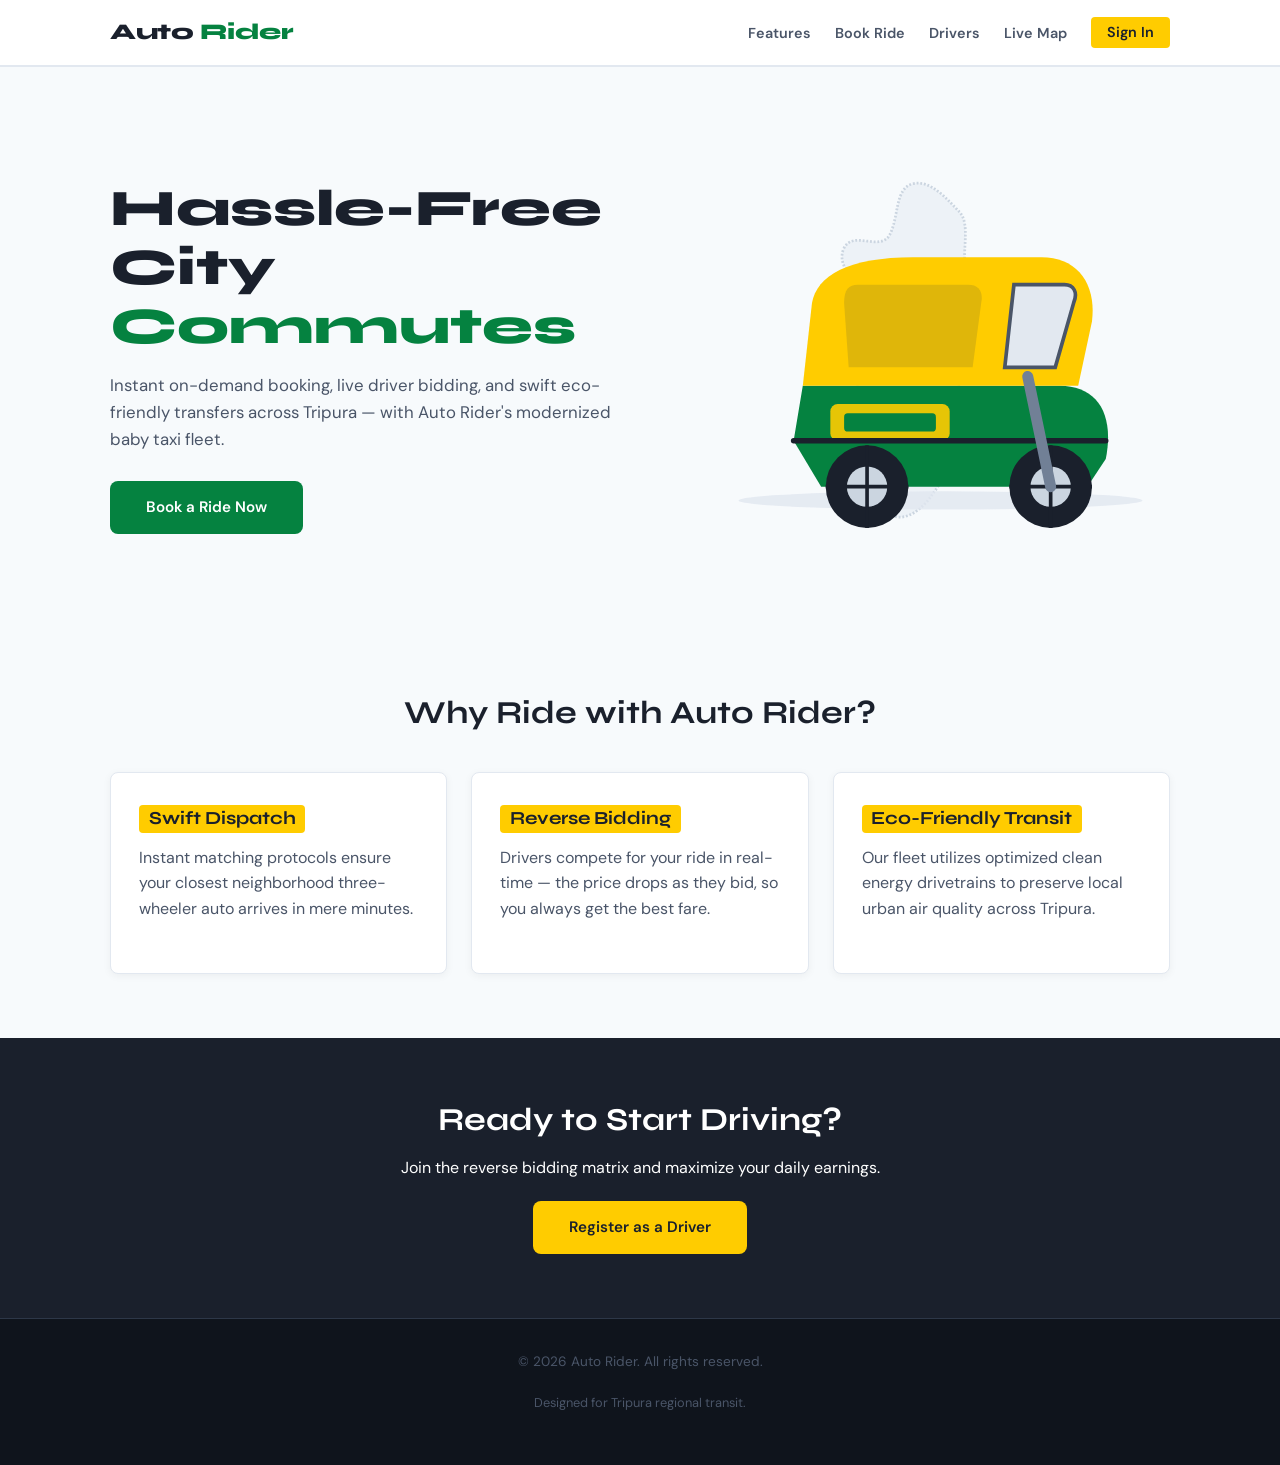
<file: index.html>
<!DOCTYPE html>
<html lang="en">
<head>
    <meta charset="UTF-8">
    <meta name="viewport" content="width=device-width, initial-scale=1.0">
    <title>Auto Rider | Fast & Reliable Auto-Rickshaw Mobility</title>
    <link rel="stylesheet" href="styles.css">
</head>
<body>
    <header>
        <div class="container nav-container">
            <a href="index.html" class="logo">Auto <span>Rider</span></a>
            <nav>
                <a href="#features">Features</a>
                <a href="request.html">Book Ride</a>
                <a href="driver_dashboard.html">Drivers</a>
                <a href="map.html">Live Map</a>
                <a href="auth.html" class="nav-auth">Sign In</a>
            </nav>
        </div>
    </header>

    <section class="hero">
        <div class="container hero-flex">
            <div class="hero-text">
                <h1>Hassle-Free City <em>Commutes</em></h1>
                <p>Instant on-demand booking, live driver bidding, and swift eco-friendly transfers across Tripura — with Auto Rider's modernized baby taxi fleet.</p>
                <a href="request.html" class="btn">Book a Ride Now</a>
            </div>
            <div class="hero-graphic">
                <svg xmlns="http://www.w3.org/2000/svg" viewBox="0 0 500 450" width="100%" height="auto">
                    <g fill="#edf2f7" stroke="#cbd5e0" stroke-width="3" stroke-dasharray="2 2">
                        <path d="M 220,40 C 240,35 260,60 270,70 C 285,85 270,120 280,140 C 290,160 310,185 300,210 C 295,225 275,220 270,240 C 265,260 280,285 275,310 C 270,335 255,360 240,380 C 230,395 210,410 195,400 C 185,390 190,360 180,345 C 170,330 150,335 145,315 C 140,295 165,280 160,260 C 155,240 130,230 135,210 C 140,190 170,195 165,170 C 160,145 135,130 145,110 C 155,90 185,115 195,95 C 205,75 200,45 220,40 Z" />
                    </g>
                    <text x="210" y="210" fill="#a0aec0" font-size="14" font-weight="700" letter-spacing="2" font-family="sans-serif" opacity="0.7">TRIPURA</text>
                    <ellipse cx="250" cy="385" rx="220" ry="10" fill="#e2e8f0" opacity="0.8" />
                    <g class="moving-rickshaw" transform="translate(0, 40)">
                        <path d="M100,220 L380,220 C420,220 440,250 430,300 L410,330 L120,330 L90,280 Z" fill="#058240" />
                        <path d="M130,220 L100,220 L110,130 C115,100 150,80 220,80 L360,80 C400,80 420,110 415,150 L400,220 Z" fill="#ffcc00" />
                        <path d="M160,110 L280,110 C290,110 295,115 295,125 L285,200 L150,200 L145,130 C145,115 150,110 160,110 Z" fill="#2d3748" opacity="0.15" />
                        <path d="M330,110 L385,110 C395,110 400,118 395,130 L375,200 L320,200 Z" fill="#e2e8f0" stroke="#4a5568" stroke-width="4" />
                        <rect x="130" y="240" width="130" height="40" rx="8" fill="#ffcc00" opacity="0.9"/>
                        <rect x="145" y="250" width="100" height="20" rx="4" fill="#058240" />
                        <line x1="90" y1="280" x2="430" y2="280" stroke="#1a202c" stroke-width="6" stroke-linecap="round" />
                        <g class="spinning-wheel">
                            <circle cx="170" cy="330" r="45" fill="#1a202c" />
                            <circle cx="170" cy="330" r="22" fill="#cbd5e0" />
                            <line x1="170" y1="285" x2="170" y2="375" stroke="#1a202c" stroke-width="4" />
                            <line x1="125" y1="330" x2="215" y2="330" stroke="#1a202c" stroke-width="4" />
                        </g>
                        <g class="spinning-wheel">
                            <circle cx="370" cy="330" r="45" fill="#1a202c" />
                            <circle cx="370" cy="330" r="22" fill="#cbd5e0" />
                            <line x1="370" y1="285" x2="370" y2="375" stroke="#1a202c" stroke-width="4" />
                            <line x1="325" y1="330" x2="415" y2="330" stroke="#1a202c" stroke-width="4" />
                        </g>
                        <line x1="370" y1="330" x2="345" y2="210" stroke="#718096" stroke-width="12" stroke-linecap="round" />
                    </g>
                </svg>
            </div>
        </div>
    </section>

    <section id="features" class="bg-alt">
        <div class="container">
            <h2 style="text-align:center; margin-bottom:2.5rem;">Why Ride with Auto Rider?</h2>
            <div class="grid">
                <div class="card">
                    <h3>Swift Dispatch</h3>
                    <p>Instant matching protocols ensure your closest neighborhood three-wheeler auto arrives in mere minutes.</p>
                </div>
                <div class="card">
                    <h3>Reverse Bidding</h3>
                    <p>Drivers compete for your ride in real-time — the price drops as they bid, so you always get the best fare.</p>
                </div>
                <div class="card">
                    <h3>Eco-Friendly Transit</h3>
                    <p>Our fleet utilizes optimized clean energy drivetrains to preserve local urban air quality across Tripura.</p>
                </div>
            </div>
        </div>
    </section>

    <section class="cta-section">
        <div class="container" style="max-width:600px; text-align:center;">
            <h2>Ready to Start Driving?</h2>
            <p>Join the reverse bidding matrix and maximize your daily earnings.</p>
            <a href="auth.html" class="btn btn-yellow">Register as a Driver</a>
        </div>
    </section>

    <footer>
        <div class="container">
            <p>&copy; 2026 Auto Rider. All rights reserved.</p>
            <p style="margin-top:0.5rem; font-size:0.8rem;">Designed for Tripura regional transit.</p>
        </div>
    </footer>

    <script src="scripts.js"></script>
</body>
</html>
</file>
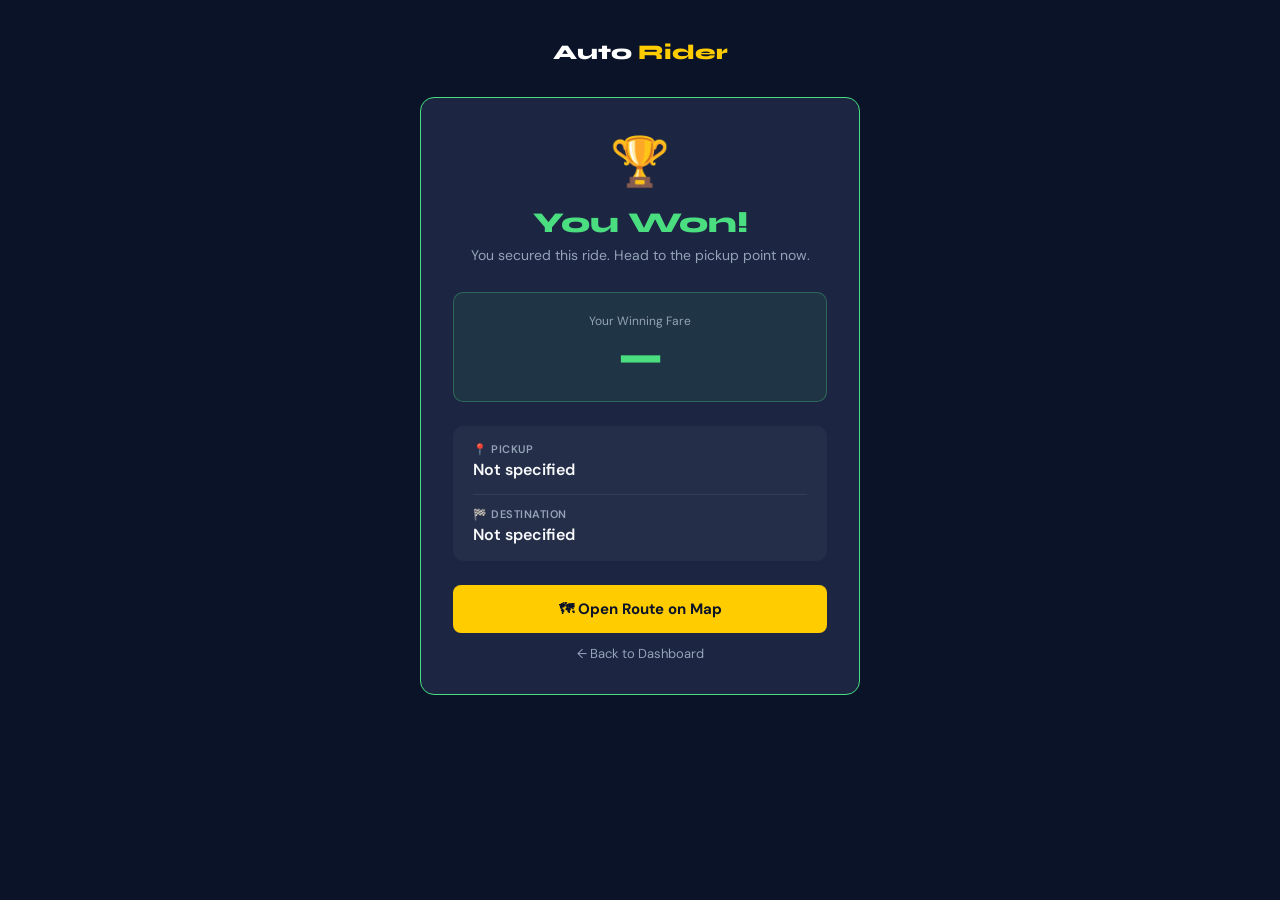
<file: trip.html>
<!DOCTYPE html>
<html lang="en">
<head>
    <meta charset="UTF-8">
    <meta name="viewport" content="width=device-width, initial-scale=1.0">
    <title>Auto Rider | Trip Details</title>
    <style>
        @import url('https://fonts.googleapis.com/css2?family=Syne:wght@700;800&family=DM+Sans:wght@400;500;600&display=swap');
        :root {
            --bg: #0b1329;
            --card: #1c2541;
            --border: #3a506b;
            --text: #f8fafc;
            --muted: #94a3b8;
            --green: #058240;
            --green-light: #4ade80;
            --yellow: #ffcc00;
        }
        * { box-sizing: border-box; margin: 0; padding: 0; }
        body {
            background: var(--bg);
            color: var(--text);
            font-family: 'DM Sans', sans-serif;
            min-height: 100vh;
            display: flex;
            flex-direction: column;
            align-items: center;
            padding: 40px 20px;
        }
        .logo { font-family: 'Syne', sans-serif; font-weight: 800; font-size: 1.3rem; color: #fff; text-decoration: none; margin-bottom: 32px; }
        .logo span { color: var(--yellow); }

        .trip-card {
            background: var(--card);
            border: 1.5px solid var(--green-light);
            border-radius: 14px;
            padding: 32px;
            width: 100%;
            max-width: 440px;
            text-align: center;
        }
        .win-icon { font-size: 3rem; margin-bottom: 12px; }
        .win-title {
            font-family: 'Syne', sans-serif;
            font-size: 1.8rem;
            font-weight: 800;
            color: var(--green-light);
            margin-bottom: 6px;
        }
        .win-sub { color: var(--muted); font-size: 14px; margin-bottom: 28px; }

        .fare-display {
            background: rgba(74,222,128,0.08);
            border: 1.5px solid rgba(74,222,128,0.3);
            border-radius: 10px;
            padding: 20px;
            margin-bottom: 24px;
        }
        .fare-label { font-size: 12px; color: var(--muted); margin-bottom: 4px; }
        .fare-amount {
            font-family: 'Syne', sans-serif;
            font-size: 3rem;
            font-weight: 800;
            color: var(--green-light);
            line-height: 1;
        }

        .route-block {
            background: rgba(255,255,255,0.04);
            border-radius: 10px;
            padding: 16px 20px;
            margin-bottom: 24px;
            text-align: left;
        }
        .route-item { margin-bottom: 14px; }
        .route-item:last-child { margin-bottom: 0; }
        .route-item-label { font-size: 11px; color: var(--muted); font-weight: 600; text-transform: uppercase; letter-spacing: 0.5px; margin-bottom: 3px; }
        .route-item-value { font-size: 16px; font-weight: 600; }
        .divider { border: none; border-top: 1px solid rgba(255,255,255,0.07); margin: 12px 0; }

        .map-btn {
            display: block;
            width: 100%;
            padding: 14px;
            background: var(--yellow);
            color: #0b1329;
            border: none;
            border-radius: 8px;
            font-weight: 700;
            font-size: 15px;
            text-decoration: none;
            font-family: 'DM Sans', sans-serif;
            transition: background 0.2s;
            margin-bottom: 12px;
            cursor: pointer;
        }
        .map-btn:hover { background: #d97706; color: #fff; }

        .dashboard-link {
            display: block;
            text-align: center;
            color: var(--muted);
            font-size: 13px;
            text-decoration: none;
            margin-top: 6px;
            transition: color 0.2s;
        }
        .dashboard-link:hover { color: var(--text); }

        .confetti { position: fixed; top: 0; left: 0; width: 100%; height: 100%; pointer-events: none; z-index: 0; }
        .trip-card { position: relative; z-index: 1; }
    </style>
</head>
<body>

<a href="index.html" class="logo">Auto <span>Rider</span></a>

<div class="trip-card">
    <div class="win-icon">🏆</div>
    <div class="win-title">You Won!</div>
    <div class="win-sub">You secured this ride. Head to the pickup point now.</div>

    <div class="fare-display">
        <div class="fare-label">Your Winning Fare</div>
        <div class="fare-amount" id="fare-display">₹—</div>
    </div>

    <div class="route-block">
        <div class="route-item">
            <div class="route-item-label">📍 Pickup</div>
            <div class="route-item-value" id="trip-pickup">—</div>
        </div>
        <hr class="divider">
        <div class="route-item">
            <div class="route-item-label">🏁 Destination</div>
            <div class="route-item-value" id="trip-dest">—</div>
        </div>
    </div>

    <a id="map-link" href="map.html" class="map-btn">🗺 Open Route on Map</a>
    <a href="driver_dashboard.html" class="dashboard-link">← Back to Dashboard</a>
</div>

<script>
    const params = new URLSearchParams(window.location.search);
    const pickup = params.get('pickup') || 'Not specified';
    const destination = params.get('destination') || 'Not specified';
    const fare = params.get('fare') || '—';

    document.getElementById('trip-pickup').innerText = pickup;
    document.getElementById('trip-dest').innerText = destination;
    document.getElementById('fare-display').innerText = fare !== '—' ? '₹' + fare : '—';

    // Link map to destination
    const encodedDest = encodeURIComponent(destination);
    document.getElementById('map-link').href = `map.html?dest=${encodedDest}`;
</script>
</body>
</html>
</file>
<file: styles.css>
@import url('https://fonts.googleapis.com/css2?family=Syne:wght@700;800&family=DM+Sans:wght@400;500;600&display=swap');

:root {
  --green: #058240;
  --green-dark: #046330;
  --yellow: #ffcc00;
  --yellow-dark: #e6b800;
  --ink: #1a202c;
  --ink-soft: #4a5568;
  --ink-muted: #718096;
  --surface: #ffffff;
  --surface-alt: #f7fafc;
  --border: #e2e8f0;
  --radius: 8px;
}

* { box-sizing: border-box; margin: 0; padding: 0; }

body {
  font-family: 'DM Sans', sans-serif;
  line-height: 1.6;
  color: var(--ink);
  background: var(--surface);
}

h1, h2, h3 {
  font-family: 'Syne', sans-serif;
  line-height: 1.15;
  margin-bottom: 1rem;
  color: var(--ink);
}

h1 { font-size: clamp(2rem, 5vw, 3.2rem); font-weight: 800; }
h2 { font-size: clamp(1.5rem, 3vw, 2rem); font-weight: 700; }
h3 { font-size: 1.15rem; font-weight: 700; }

p { margin-bottom: 1.25rem; color: var(--ink-soft); }

.container {
  width: 100%;
  max-width: 1100px;
  margin: 0 auto;
  padding: 0 1.25rem;
}

section { padding: 4rem 0; }

/* NAV */
header {
  background: var(--surface);
  border-bottom: 2px solid var(--border);
  padding: 0.9rem 0;
  position: sticky;
  top: 0;
  z-index: 100;
}

.nav-container {
  display: flex;
  justify-content: space-between;
  align-items: center;
}

.logo {
  font-family: 'Syne', sans-serif;
  font-weight: 800;
  font-size: 1.4rem;
  color: var(--ink);
  text-decoration: none;
  letter-spacing: -0.5px;
}

.logo span { color: var(--green); }

nav a {
  color: var(--ink-soft);
  text-decoration: none;
  margin-left: 1.25rem;
  font-size: 0.9rem;
  font-weight: 600;
  transition: color 0.2s;
}

nav a:hover { color: var(--ink); }

.nav-auth {
  background: var(--yellow);
  color: var(--ink) !important;
  padding: 0.4rem 1rem;
  border-radius: 4px;
  transition: background 0.2s !important;
}

.nav-auth:hover { background: var(--yellow-dark) !important; }

/* HERO */
.hero {
  background: var(--surface-alt);
  padding: 5rem 0 4rem;
  overflow: hidden;
}

.hero-flex {
  display: flex;
  flex-direction: column;
  align-items: center;
  gap: 2.5rem;
}

.hero-text { text-align: center; z-index: 2; }

.hero-text h1 em {
  font-style: normal;
  color: var(--green);
  position: relative;
}

.hero-text p { font-size: 1.05rem; max-width: 520px; margin: 0 auto 1.75rem; }

.hero-graphic {
  width: 100%;
  max-width: 480px;
}

/* BUTTONS */
.btn {
  display: inline-block;
  background: var(--green);
  color: #fff;
  padding: 0.9rem 2.25rem;
  text-decoration: none;
  border-radius: var(--radius);
  font-weight: 600;
  font-family: 'DM Sans', sans-serif;
  font-size: 0.95rem;
  transition: background 0.2s, transform 0.15s;
  border: none;
  cursor: pointer;
}

.btn:hover { background: var(--green-dark); transform: translateY(-1px); }
.btn-yellow { background: var(--yellow); color: var(--ink); }
.btn-yellow:hover { background: var(--yellow-dark); }

/* FEATURES */
.bg-alt { background: var(--surface-alt); }

.grid {
  display: grid;
  grid-template-columns: 1fr;
  gap: 1.5rem;
}

.card {
  background: var(--surface);
  padding: 2rem 1.75rem;
  border-radius: var(--radius);
  border: 1px solid var(--border);
  box-shadow: 0 2px 8px rgba(0,0,0,0.05);
  transition: box-shadow 0.2s, transform 0.2s;
}

.card:hover { box-shadow: 0 6px 20px rgba(0,0,0,0.09); transform: translateY(-2px); }

.card h3 {
  display: inline-block;
  background: var(--yellow);
  padding: 0.2rem 0.6rem;
  border-radius: 4px;
  margin-bottom: 0.75rem;
}

/* CTA */
.cta-section {
  background: var(--ink);
  text-align: center;
}

.cta-section h2,
.cta-section p { color: #fff; }

/* FOOTER */
footer {
  background: #0f141c;
  color: var(--ink-muted);
  padding: 2rem 0;
  text-align: center;
  font-size: 0.85rem;
  border-top: 1px solid #2d3748;
}

/* RICKSHAW ANIMATION */
.moving-rickshaw { animation: driveAcross 8s linear infinite; transform-box: view-box; }
.spinning-wheel { animation: spin 1.5s linear infinite; transform-box: fill-box; transform-origin: center; }
@keyframes driveAcross { 0% { transform: translateX(-460px); } 100% { transform: translateX(500px); } }
@keyframes spin { 0% { transform: rotate(0deg); } 100% { transform: rotate(360deg); } }

/* RESPONSIVE */
@media (min-width: 768px) {
  .hero-flex { flex-direction: row; justify-content: space-between; }
  .hero-text { text-align: left; flex: 1.1; }
  .hero-text p { margin: 0 0 1.75rem; }
  .hero-graphic { flex: 0.9; }
  .grid { grid-template-columns: repeat(3, 1fr); }
}
</file>
